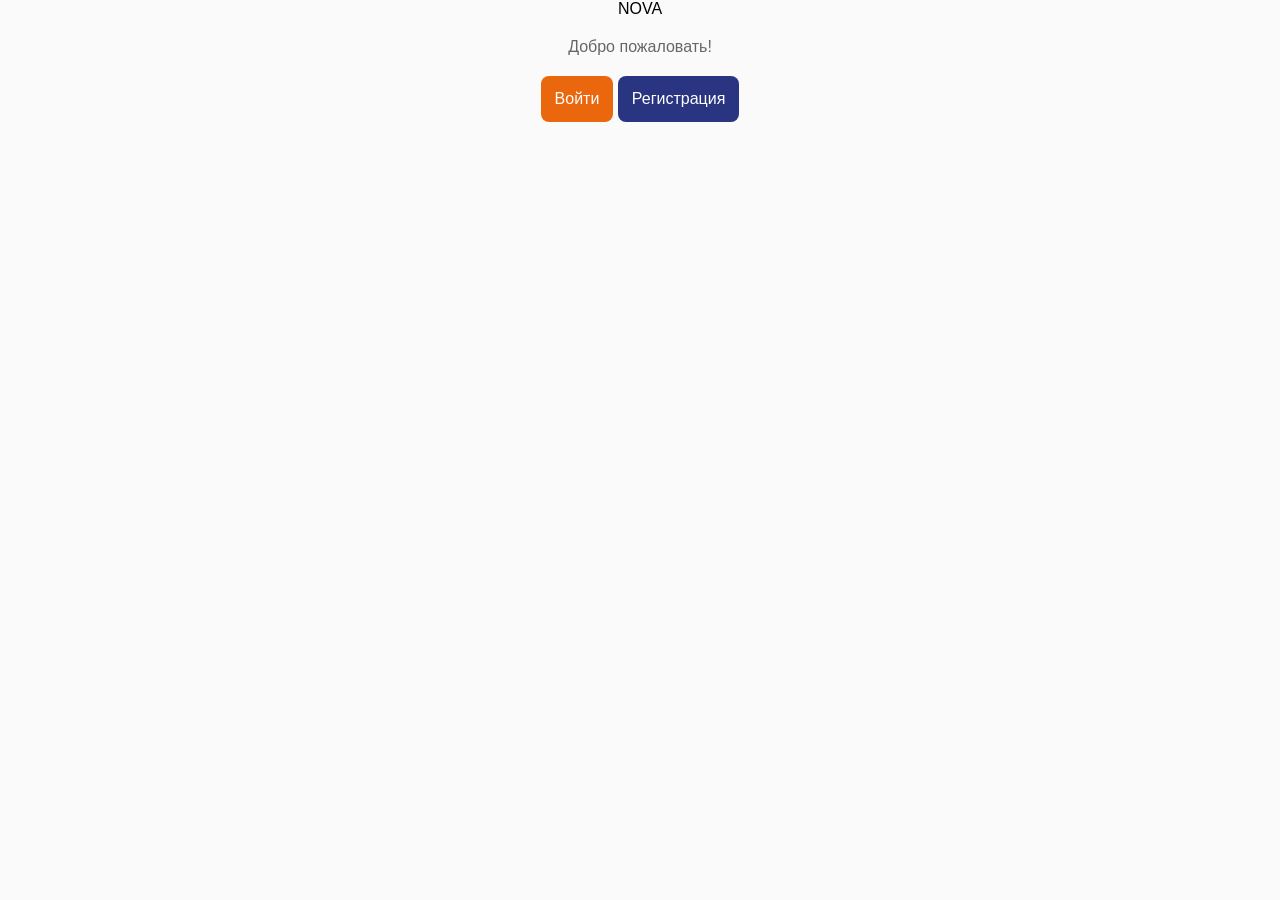
<file: index.html>
<!DOCTYPE html>
<html lang="ru">
<head>
    <meta charset="UTF-8">
    <meta name="viewport" content="width=device-width, initial-scale=1.0">
    <title>NOVA</title>
    <link rel="stylesheet" href="css/style.css">
</head>
<body>
    <div class="reactions">
        <div class="reaction heart"></div>
        <div class="reaction star"></div>
        <div class="reaction like"></div>
        <div class="reaction heart"></div>
        <div class="reaction star"></div>
        <div class="reaction like"></div>
    </div>

    <div class="card" style="text-align: center;">
        <div class="logo">NOVA</div>
        <p style="margin: 20px 0; color: #666;">Добро пожаловать!</p>
        <button onclick="window.location.href='log.html'" style="margin-bottom: 10px;">Войти</button>
        <button onclick="window.location.href='reg.html'" style="background: #2A3582;">Регистрация</button>
    </div>
</body>
</html>
</file>
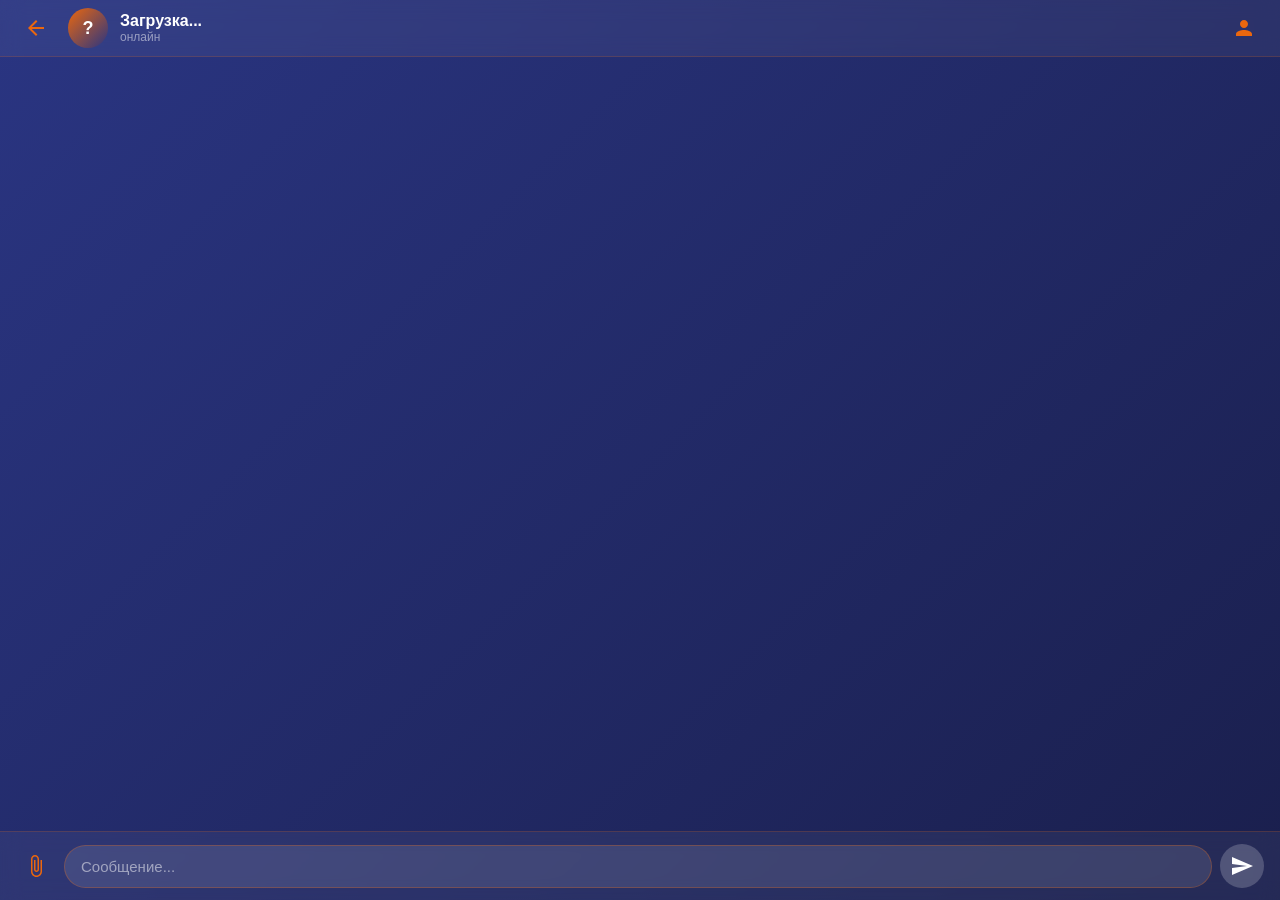
<file: chat.html>
<!DOCTYPE html>
<html lang="ru">
<head>
    <meta charset="UTF-8">
    <meta name="viewport" content="width=device-width, initial-scale=1.0, maximum-scale=1.0, user-scalable=no">
    <title>NOVA • Чат</title>
    <link rel="stylesheet" href="css/chat.css">
</head>
<body class="chat-page">
    <!-- Верхняя панель -->
    <div class="chat-header">
        <div class="chat-header-left">
            <button class="back-btn" onclick="window.location.href='messages.html'">
                <svg width="24" height="24" viewBox="0 0 24 24" fill="currentColor">
                    <path d="M20 11H7.83l5.59-5.59L12 4l-8 8 8 8 1.41-1.41L7.83 13H20v-2z"/>
                </svg>
            </button>
            
            <div class="chat-user-info" id="chatUserInfo">
                <div class="chat-avatar" id="chatAvatar">?</div>
                <div class="chat-user-details">
                    <div class="chat-user-name" id="chatUserName">Загрузка...</div>
                    <div class="chat-user-status" id="chatUserStatus">онлайн</div>
                </div>
            </div>
        </div>
        
        <div class="header-right">
            <button class="header-btn" onclick="window.location.href='profile.html'">
                <svg width="24" height="24" viewBox="0 0 24 24" fill="currentColor">
                    <path d="M12 12c2.21 0 4-1.79 4-4s-1.79-4-4-4-4 1.79-4 4 1.79 4 4 4zm0 2c-2.67 0-8 1.34-8 4v2h16v-2c0-2.66-5.33-4-8-4z"/>
                </svg>
            </button>
        </div>
    </div>

    <!-- Сообщения -->
    <div class="messages-container" id="messagesContainer"></div>

    <!-- Ввод сообщения -->
    <div class="chat-input-area">
        <button class="attach-btn">
            <svg width="24" height="24" viewBox="0 0 24 24" fill="currentColor">
                <path d="M16.5 6v11.5c0 2.21-1.79 4-4 4s-4-1.79-4-4V5c0-1.38 1.12-2.5 2.5-2.5s2.5 1.12 2.5 2.5v10.5c0 .55-.45 1-1 1s-1-.45-1-1V6H10v9.5c0 1.38 1.12 2.5 2.5 2.5s2.5-1.12 2.5-2.5V5c0-2.21-1.79-4-4-4S7 2.79 7 5v12.5c0 3.04 2.46 5.5 5.5 5.5s5.5-2.46 5.5-5.5V6h-1.5z"/>
            </svg>
        </button>
        
        <div class="message-input-wrapper">
            <input type="text" class="message-input" id="messageInput" placeholder="Сообщение...">
        </div>
        
        <button class="send-btn" id="sendBtn" disabled>
            <svg width="24" height="24" viewBox="0 0 24 24" fill="white">
                <path d="M2.01 21L23 12 2.01 3 2 10l15 2-15 2z"/>
            </svg>
        </button>
    </div>

    <script type="module">
        import { checkAuth } from './js/auth.js'
        import { initChat } from './js/chat.js'
        
        const urlParams = new URLSearchParams(window.location.search)
        const chatId = urlParams.get('id')
        
        if (!chatId) {
            window.location.href = 'messages.html'
        } else {
            const user = await checkAuth()
            if (user) {
                initChat(chatId)
            }
        }
    </script>
</body>
</html>
</file>
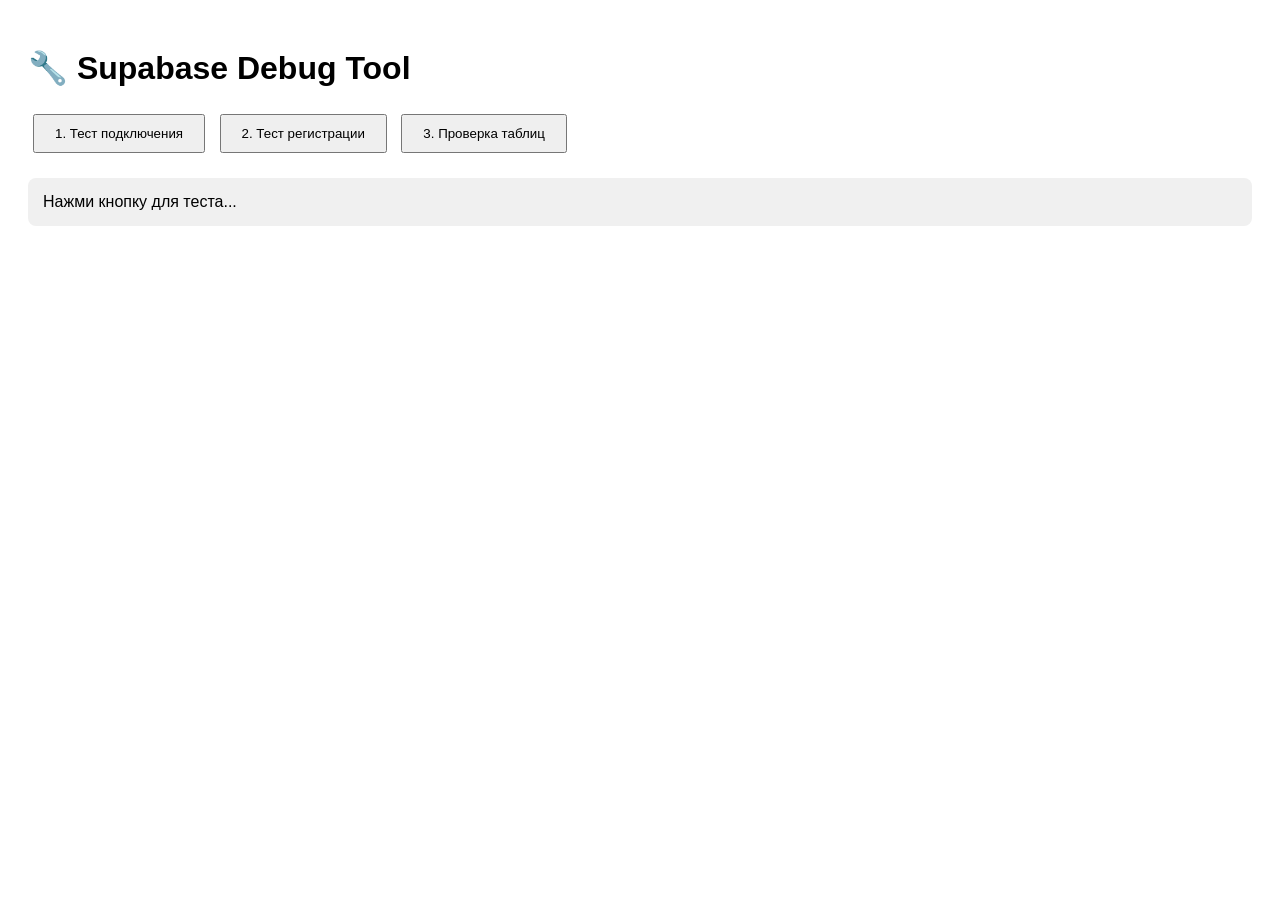
<file: debug.html>
<!DOCTYPE html>
<html>
<head>
    <title>Debug Supabase</title>
    <style>
        body { font-family: Arial; padding: 20px; }
        button { padding: 10px 20px; margin: 5px; cursor: pointer; }
        #output { margin-top: 20px; padding: 15px; background: #f0f0f0; border-radius: 8px; }
        .success { color: green; }
        .error { color: red; }
        pre { background: #fff; padding: 10px; border-radius: 4px; overflow: auto; }
    </style>
</head>
<body>
    <h1>🔧 Supabase Debug Tool</h1>
    
    <button onclick="testConnection()">1. Тест подключения</button>
    <button onclick="testRegistration()">2. Тест регистрации</button>
    <button onclick="checkTables()">3. Проверка таблиц</button>
    
    <div id="output">
        Нажми кнопку для теста...
    </div>

    <script type="module">
        import { supabase } from './js/supabase.js'
        
        window.supabase = supabase
        
        window.testConnection = async () => {
            const output = document.getElementById('output')
            output.innerHTML = '⏳ Проверяю подключение...'
            
            try {
                // Проверяем сессию
                const { data: sessionData, error: sessionError } = await supabase.auth.getSession()
                
                if (sessionError) throw sessionError
                
                let result = '<h3 class="success">✅ Подключение к Supabase работает!</h3>'
                result += `<p>URL: ${supabase.supabaseUrl}</p>`
                
                // Проверяем таблицу profiles
                try {
                    const { data, error: tableError } = await supabase
                        .from('profiles')
                        .select('count', { count: 'exact', head: true })
                    
                    if (!tableError) {
                        result += '<p class="success">✅ Таблица profiles доступна</p>'
                    } else {
                        result += `<p class="error">❌ Ошибка таблицы: ${tableError.message}</p>`
                    }
                } catch (e) {
                    result += `<p class="error">❌ Таблица profiles не найдена</p>`
                }
                
                output.innerHTML = result
                
            } catch (err) {
                output.innerHTML = `
                    <h3 class="error">❌ Ошибка подключения</h3>
                    <p>${err.message}</p>
                    <pre>Проверь:
1. Правильный ли URL в supabase.js?
2. Правильный ли anon key?
3. Включен ли CORS в Supabase?</pre>
                `
            }
        }
        
        window.testRegistration = async () => {
            const testUser = {
                username: 'test_' + Math.random().toString(36).substring(7),
                email: `test_${Date.now()}@test.com`,
                password: '123456'
            }
            
            const output = document.getElementById('output')
            output.innerHTML = `⏳ Тестируем регистрацию с:\n${JSON.stringify(testUser, null, 2)}`
            
            try {
                const { data, error } = await supabase.auth.signUp({
                    email: testUser.email,
                    password: testUser.password,
                    options: {
                        data: { username: testUser.username }
                    }
                })
                
                if (error) throw error
                
                output.innerHTML = `
                    <h3 class="success">✅ Тестовая регистрация прошла!</h3>
                    <p>Пользователь создан в Auth</p>
                    <pre>${JSON.stringify(data, null, 2)}</pre>
                    <p>Проверь в Supabase:</p>
                    <ul>
                        <li>Authentication → Users</li>
                        <li>Table Editor → profiles</li>
                    </ul>
                `
                
            } catch (err) {
                output.innerHTML = `
                    <h3 class="error">❌ Ошибка регистрации</h3>
                    <p>${err.message}</p>
                `
            }
        }
        
        window.checkTables = async () => {
            const output = document.getElementById('output')
            output.innerHTML = '⏳ Проверяю таблицы...'
            
            try {
                // Проверяем есть ли таблицы
                const { data: profiles, error: profilesError } = await supabase
                    .from('profiles')
                    .select('*')
                    .limit(5)
                
                if (profilesError) {
                    output.innerHTML = `
                        <h3 class="error">❌ Ошибка таблицы profiles</h3>
                        <p>${profilesError.message}</p>
                        <pre>Создай таблицу через SQL в Supabase!</pre>
                    `
                    return
                }
                
                output.innerHTML = `
                    <h3 class="success">✅ Таблица profiles работает</h3>
                    <p>Найдено записей: ${profiles.length}</p>
                    <pre>${JSON.stringify(profiles, null, 2)}</pre>
                `
                
            } catch (err) {
                output.innerHTML = `<p class="error">❌ ${err.message}</p>`
            }
        }
    </script>
</body>
</html>
</file>
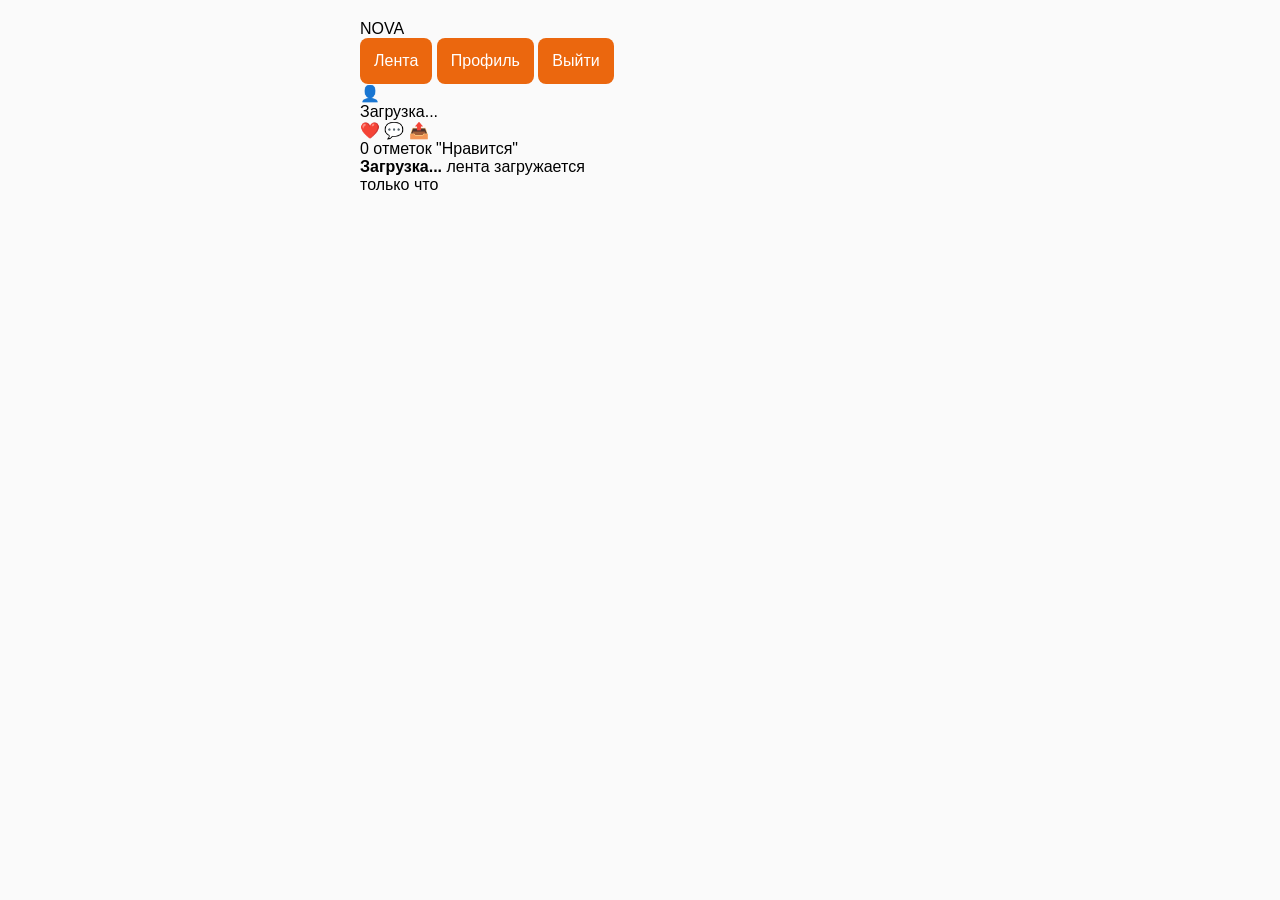
<file: feed.html>
<!DOCTYPE html>
<html lang="ru">
<head>
    <meta charset="UTF-8">
    <meta name="viewport" content="width=device-width, initial-scale=1.0, maximum-scale=1.0, user-scalable=no">
    <title>NOVA • Лента</title>
    <link rel="stylesheet" href="css/style.css">
    <link rel="stylesheet" href="css/profile.css">
</head>
<body>
    <div class="profile-container">
        <!-- Верхняя навигация -->
        <div class="top-nav">
            <div class="logo">NOVA</div>
            <div class="nav-buttons">
                <button class="nav-btn active" onclick="window.location.href='feed.html'">Лента</button>
                <button class="nav-btn" onclick="window.location.href='profile.html'">Профиль</button>
                <button class="nav-btn logout-btn" onclick="window.logout()">Выйти</button>
            </div>
        </div>

        <!-- Лента постов -->
        <div class="feed-container" style="padding: 0;">
            <div id="feedPosts">
                <!-- Посты будут загружаться сюда -->
                <div class="feed-post">
                    <div class="post-header">
                        <div class="post-avatar">👤</div>
                        <span class="post-username">Загрузка...</span>
                    </div>
                    <div class="post-image" style="background: #f5f5f5;"></div>
                    <div class="post-actions">
                        <span>❤️</span>
                        <span>💬</span>
                        <span>📤</span>
                    </div>
                    <div class="post-likes">0 отметок "Нравится"</div>
                    <div class="post-caption"><strong>Загрузка...</strong> лента загружается</div>
                    <div class="post-time">только что</div>
                </div>
            </div>
        </div>
    </div>

    <script type="module">
        import { logout, checkAuth } from './js/auth.js'
        import { supabase } from './js/supabase.js'
        
        window.logout = logout
        
        async function loadFeed() {
            const user = await checkAuth()
            if (!user) return
            
            // TODO: загружать посты из БД
        }
        
        loadFeed()
    </script>
</body>
</html>
</file>
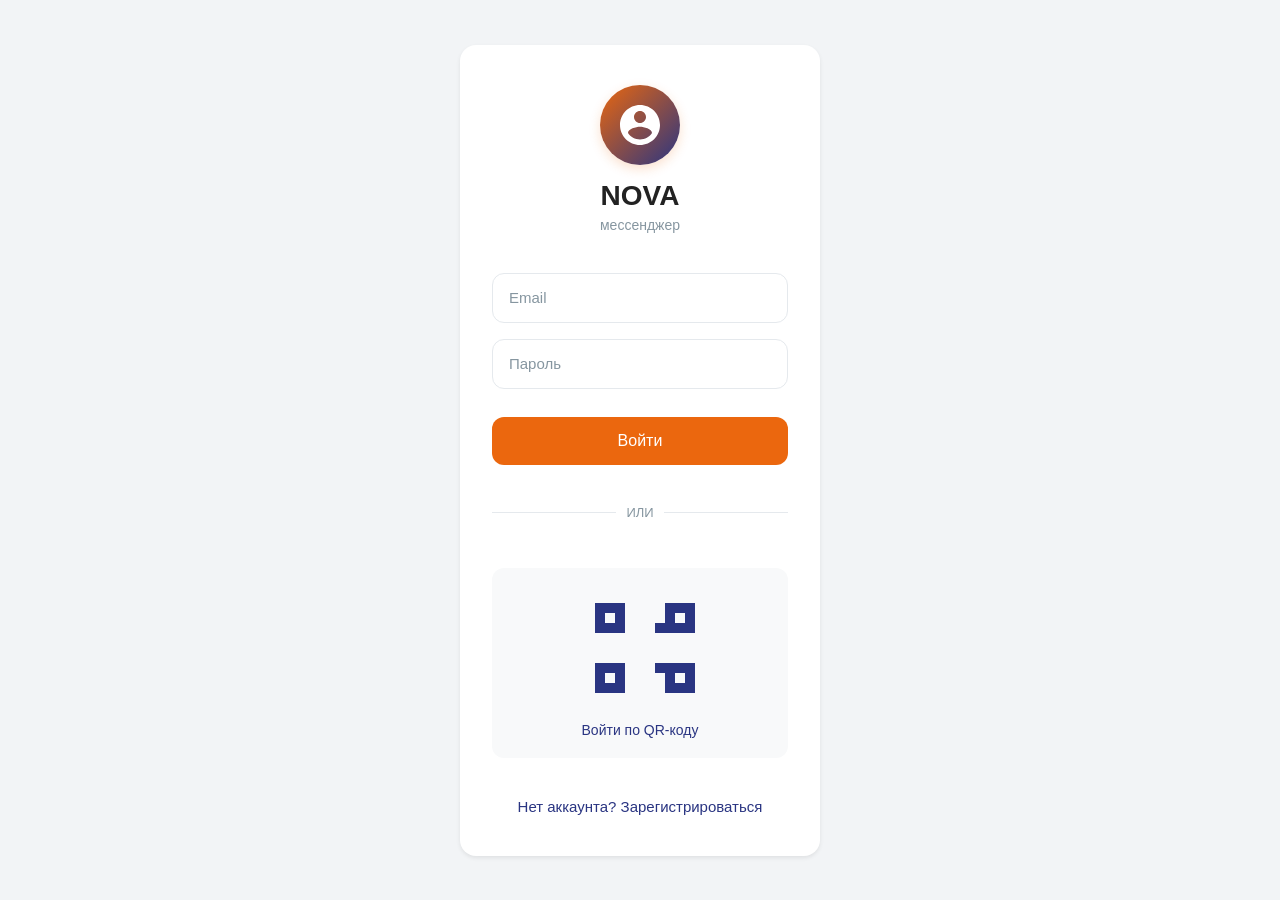
<file: log.html>
<!DOCTYPE html>
<html lang="ru">
<head>
    <meta charset="UTF-8">
    <meta name="viewport" content="width=device-width, initial-scale=1.0">
    <title>NOVA • Вход</title>
    <link rel="stylesheet" href="css/auth.css">
</head>
<body class="auth-page">
    <div class="auth-container">
        <div class="auth-card">
            <!-- Логотип как в Telegram -->
            <div class="auth-logo">
                <div class="auth-logo-icon">
                    <svg viewBox="0 0 24 24" fill="white">
                        <path d="M12 2C6.48 2 2 6.48 2 12s4.48 10 10 10 10-4.48 10-10S17.52 2 12 2zm0 3c1.66 0 3 1.34 3 3s-1.34 3-3 3-3-1.34-3-3 1.34-3 3-3zm0 14.2c-2.5 0-4.71-1.28-6-3.22.03-1.99 4-3.08 6-3.08 1.99 0 5.97 1.09 6 3.08-1.29 1.94-3.5 3.22-6 3.22z"/>
                    </svg>
                </div>
                <h1>NOVA</h1>
                <p>мессенджер</p>
            </div>
            
            <!-- Форма входа -->
            <form id="loginForm" class="auth-form">
                <div class="auth-input-group">
                    <input type="email" class="auth-input" id="loginEmail" placeholder="Email" required>
                </div>
                
                <div class="auth-input-group">
                    <input type="password" class="auth-input" id="loginPassword" placeholder="Пароль" required>
                </div>
                
                <!-- Кнопка как в Telegram -->
                <button type="submit" class="auth-button">Войти</button>
                
                <!-- Альтернативный вход (как в Telegram) -->
                <div class="auth-divider">
                    <span>ИЛИ</span>
                </div>
                
                <div class="auth-qr">
                    <svg viewBox="0 0 24 24" fill="#2A3582">
                        <path d="M3 3h6v6H3zm2 2v2h2V5zm12-2h6v6h-6zm2 2v2h2V5zM3 15h6v6H3zm2 2v2h2v-2zm12-2h6v6h-6zm2 2v2h2v-2zM7 7h2v2H7zm8 0h2v2h-2zM7 15h2v2H7zm8 0h2v2h-2z"/>
                    </svg>
                    <p>Войти по QR-коду</p>
                </div>
                
                <div class="auth-links">
                    <a href="reg.html" class="auth-link">Нет аккаунта? Зарегистрироваться</a>
                </div>
            </form>
        </div>
    </div>

    <script type="module">
        import { login } from './js/auth.js'
        
        document.getElementById('loginForm').addEventListener('submit', async (e) => {
            e.preventDefault()
            
            const email = document.getElementById('loginEmail').value.trim()
            const password = document.getElementById('loginPassword').value
            
            await login(email, password)
        })
    </script>
</body>
</html>
</file>
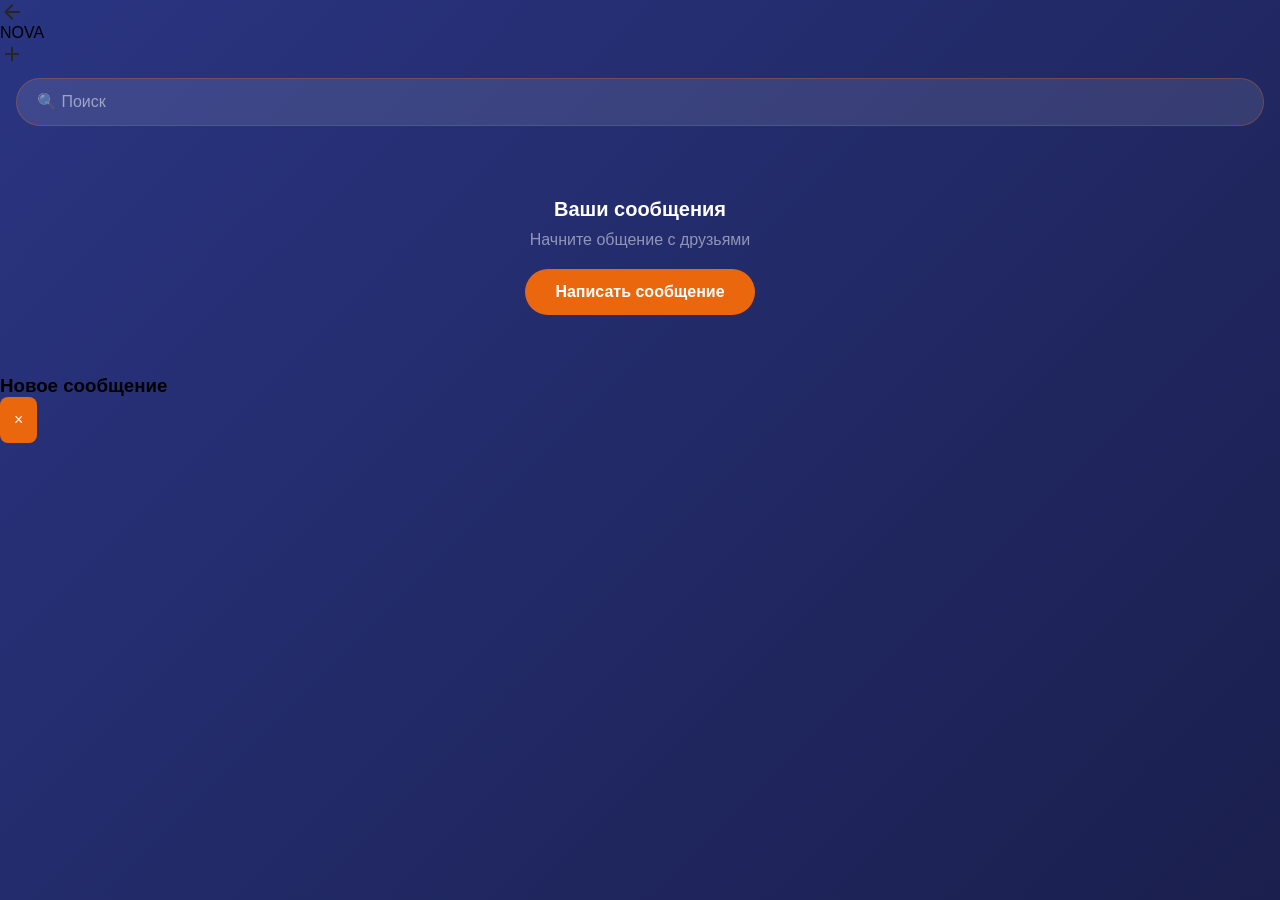
<file: message.html>
<!DOCTYPE html>
<html lang="ru">
<head>
    <meta charset="UTF-8">
    <meta name="viewport" content="width=device-width, initial-scale=1.0">
    <title>NOVA • Сообщения</title>
    <link rel="stylesheet" href="css/style.css">
    <link rel="stylesheet" href="css/messages.css">
</head>
<body class="messages-page">
    <!-- Верхняя панель -->
    <div class="messages-top-bar">
        <div class="messages-left">
            <svg width="24" height="24" viewBox="0 0 24 24" fill="#262626" onclick="window.location.href='profile.html'">
                <path d="M20 11H7.83l5.59-5.59L12 4l-8 8 8 8 1.41-1.41L7.83 13H20v-2z"/>
            </svg>
        </div>
        
        <div class="messages-center">
            <span class="logo">NOVA</span>
        </div>
        
        <div class="messages-right">
            <svg width="24" height="24" viewBox="0 0 24 24" fill="#262626" onclick="openNewChat()">
                <path d="M19 13h-6v6h-2v-6H5v-2h6V5h2v6h6v2z"/>
            </svg>
        </div>
    </div>

    <!-- Поиск -->
    <div class="search-box">
        <input type="text" class="search-input" placeholder="🔍 Поиск" id="searchInput">
    </div>

    <!-- Список чатов -->
    <div class="chats-container">
        <div class="chats-list" id="chatsList">
            <!-- Чаты будут загружаться сюда -->
            <div class="empty-chats">
                <h3>Ваши сообщения</h3>
                <p>Начните общение с друзьями</p>
                <button class="start-chat-btn" onclick="openNewChat()">Написать сообщение</button>
            </div>
        </div>
    </div>

    <!-- Модальное окно нового чата -->
    <div class="modal" id="newChatModal">
        <div class="modal-content">
            <div class="modal-header">
                <h3>Новое сообщение</h3>
                <button class="close-btn" onclick="closeModal()">×</button>
            </div>
            <div class="users-list" id="usersList">
                <!-- Пользователи будут загружаться -->
            </div>
        </div>
    </div>

    <script type="module">
        import { checkAuth } from './js/auth.js'
        import { initMessages, openNewChat, closeModal } from './js/messages.js'
        
        window.openNewChat = openNewChat
        window.closeModal = closeModal
        
        // Проверяем авторизацию и загружаем чаты
        const user = await checkAuth()
        if (user) {
            initMessages()
        }
    </script>
</body>
</html>
</file>
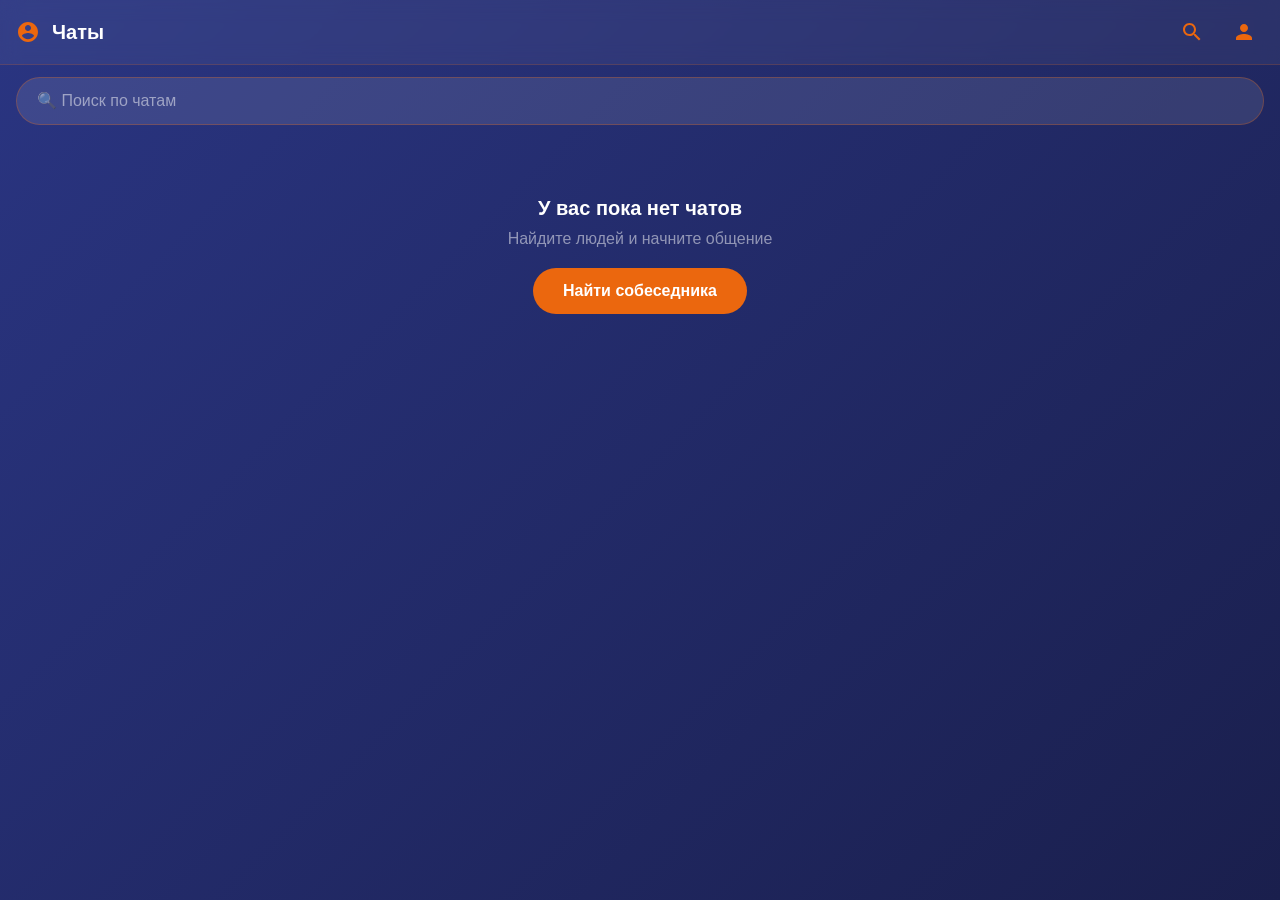
<file: messages.html>
<!DOCTYPE html>
<html lang="ru">
<head>
    <meta charset="UTF-8">
    <meta name="viewport" content="width=device-width, initial-scale=1.0, maximum-scale=1.0, user-scalable=no">
    <title>NOVA • Чаты</title>
    <link rel="stylesheet" href="css/messages.css">
</head>
<body class="messages-page">
    <!-- Верхняя панель -->
    <div class="messages-header">
        <div class="messages-left">
            <svg width="24" height="24" viewBox="0 0 24 24" fill="currentColor">
                <path d="M12 2C6.48 2 2 6.48 2 12s4.48 10 10 10 10-4.48 10-10S17.52 2 12 2zm0 3c1.66 0 3 1.34 3 3s-1.34 3-3 3-3-1.34-3-3 1.34-3 3-3zm0 14.2c-2.5 0-4.71-1.28-6-3.22.03-1.99 4-3.08 6-3.08 1.99 0 5.97 1.09 6 3.08-1.29 1.94-3.5 3.22-6 3.22z"/>
            </svg>
            <span class="messages-title">Чаты</span>
        </div>
        
        <div class="messages-right">
            <button class="header-btn" onclick="window.location.href='search.html'">
                <svg width="24" height="24" viewBox="0 0 24 24" fill="currentColor">
                    <path d="M15.5 14h-.79l-.28-.27C15.41 12.59 16 11.11 16 9.5 16 5.91 13.09 3 9.5 3S3 5.91 3 9.5 5.91 16 9.5 16c1.61 0 3.09-.59 4.23-1.57l.27.28v.79l5 4.99L20.49 19l-4.99-5zm-6 0C7.01 14 5 11.99 5 9.5S7.01 5 9.5 5 14 7.01 14 9.5 11.99 14 9.5 14z"/>
                </svg>
            </button>
            <button class="header-btn" onclick="window.location.href='profile.html'">
                <svg width="24" height="24" viewBox="0 0 24 24" fill="currentColor">
                    <path d="M12 12c2.21 0 4-1.79 4-4s-1.79-4-4-4-4 1.79-4 4 1.79 4 4 4zm0 2c-2.67 0-8 1.34-8 4v2h16v-2c0-2.66-5.33-4-8-4z"/>
                </svg>
            </button>
        </div>
    </div>

    <!-- Поиск -->
    <div class="search-box">
        <input type="text" class="search-input" id="searchInput" placeholder="🔍 Поиск по чатам" onkeyup="filterChats()">
    </div>

    <!-- Список чатов -->
    <div class="chats-container">
        <div class="chats-list" id="chatsList">
            <div class="empty-chats">
                <h3>У вас пока нет чатов</h3>
                <p>Найдите людей и начните общение</p>
                <button class="start-chat-btn" onclick="window.location.href='search.html'">Найти собеседника</button>
            </div>
        </div>
    </div>

    <script type="module">
        import { checkAuth } from './js/auth.js'
        import { initMessages, filterChats } from 'js/messages.js'
        
        window.filterChats = filterChats
        
        const user = await checkAuth()
        if (user) {
            initMessages()
        }
    </script>
</body>
</html>
</file>
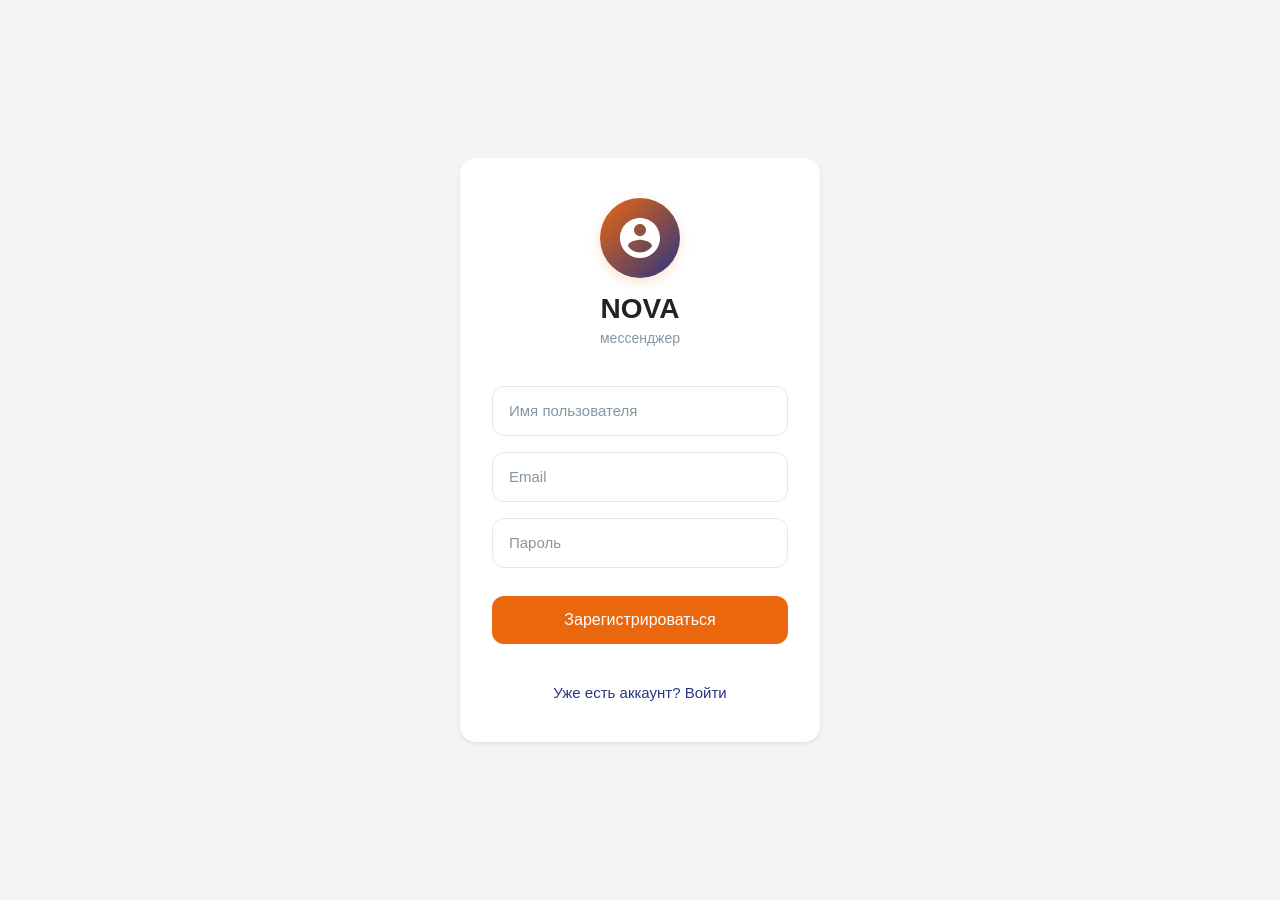
<file: reg.html>
<!DOCTYPE html>
<html lang="ru">
<head>
    <meta charset="UTF-8">
    <meta name="viewport" content="width=device-width, initial-scale=1.0">
    <title>NOVA • Регистрация</title>
    <link rel="stylesheet" href="css/auth.css">
</head>
<body class="auth-page">
    <div class="auth-container">
        <div class="auth-card">
            <!-- Логотип как в Telegram -->
            <div class="auth-logo">
                <div class="auth-logo-icon">
                    <svg viewBox="0 0 24 24" fill="white">
                        <path d="M12 2C6.48 2 2 6.48 2 12s4.48 10 10 10 10-4.48 10-10S17.52 2 12 2zm0 3c1.66 0 3 1.34 3 3s-1.34 3-3 3-3-1.34-3-3 1.34-3 3-3zm0 14.2c-2.5 0-4.71-1.28-6-3.22.03-1.99 4-3.08 6-3.08 1.99 0 5.97 1.09 6 3.08-1.29 1.94-3.5 3.22-6 3.22z"/>
                    </svg>
                </div>
                <h1>NOVA</h1>
                <p>мессенджер</p>
            </div>
            
            <!-- Форма регистрации -->
            <form id="registerForm" class="auth-form">
                <div class="auth-input-group">
                    <input type="text" class="auth-input" id="regUsername" placeholder="Имя пользователя" required>
                </div>
                
                <div class="auth-input-group">
                    <input type="email" class="auth-input" id="regEmail" placeholder="Email" required>
                </div>
                
                <div class="auth-input-group">
                    <input type="password" class="auth-input" id="regPassword" placeholder="Пароль" required minlength="6">
                </div>
                
                <!-- Кнопка как в Telegram -->
                <button type="submit" class="auth-button">Зарегистрироваться</button>
                
                <div class="auth-links">
                    <a href="log.html" class="auth-link">Уже есть аккаунт? Войти</a>
                </div>
            </form>
        </div>
    </div>

    <script type="module">
        import { register } from './js/auth.js'
        
        document.getElementById('registerForm').addEventListener('submit', async (e) => {
            e.preventDefault()
            
            const username = document.getElementById('regUsername').value.trim()
            const email = document.getElementById('regEmail').value.trim()
            const password = document.getElementById('regPassword').value
            
            await register(username, email, password)
        })
    </script>
</body>
</html>
</file>
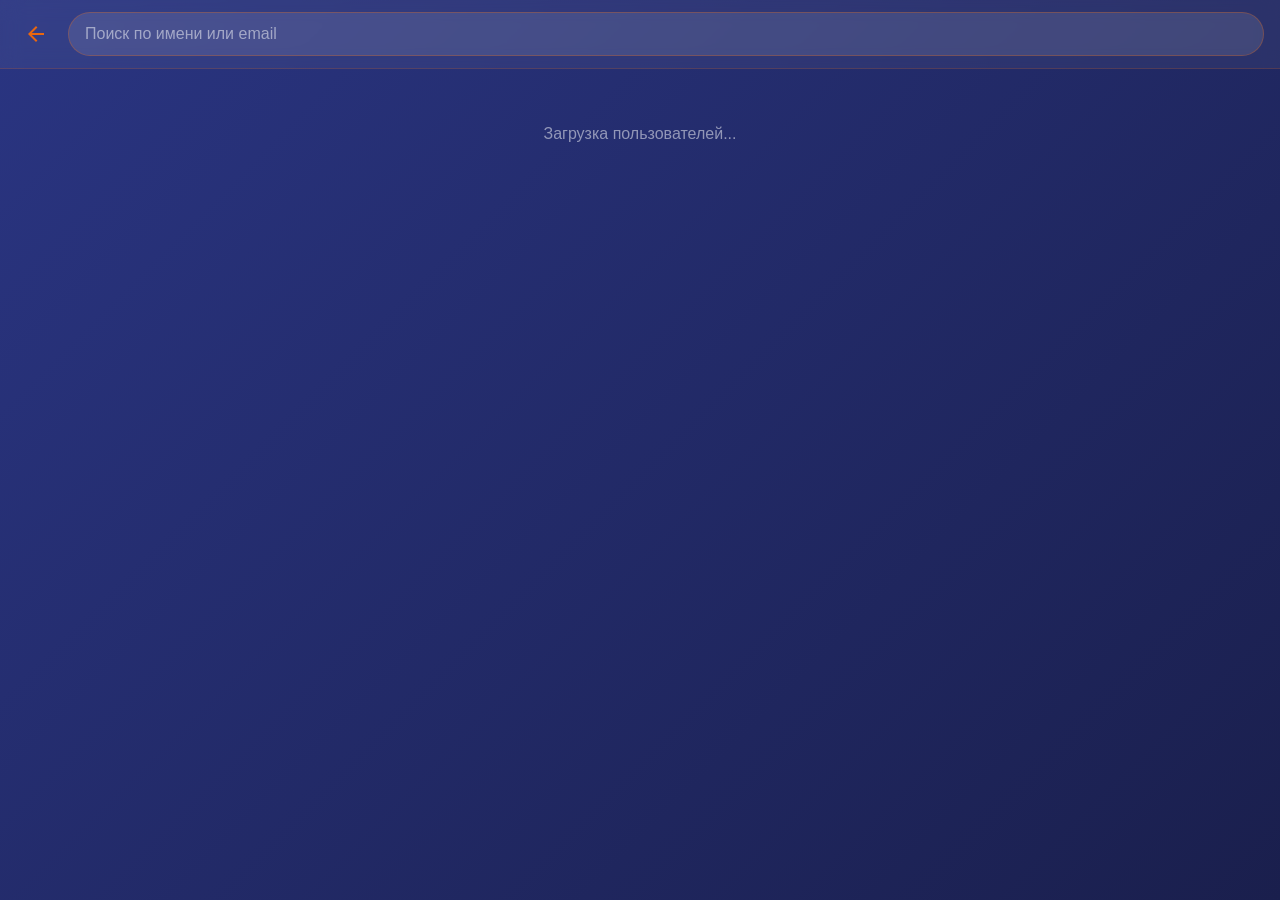
<file: search.html>
<!DOCTYPE html>
<html lang="ru">
<head>
    <meta charset="UTF-8">
    <meta name="viewport" content="width=device-width, initial-scale=1.0, maximum-scale=1.0, user-scalable=yes">
    <title>NOVA • Поиск</title>
    <link rel="stylesheet" href="css/search.css">
</head>
<body class="search-page">
    <!-- Верхняя панель -->
    <div class="search-header">
        <button class="search-back-btn" onclick="window.location.href='messages.html'">
            <svg width="24" height="24" viewBox="0 0 24 24" fill="currentColor">
                <path d="M20 11H7.83l5.59-5.59L12 4l-8 8 8 8 1.41-1.41L7.83 13H20v-2z"/>
            </svg>
        </button>
        <input type="text" id="searchInput" placeholder="Поиск по имени или email" autocomplete="off">
    </div>

    <!-- Результаты -->
    <div class="search-results" id="searchResults">
        <div class="loading">Загрузка пользователей...</div>
    </div>

    <script type="module">
        import { checkAuth } from './js/auth.js'
        import { initSearch } from './js/search.js'
        
        // Проверяем авторизацию
        const user = await checkAuth()
        if (user) {
            initSearch()
        }
    </script>
</body>
</html>
</file>
<file: css/style.css>
/* css/style.css - ТОЛЬКО БАЗОВЫЕ СТИЛИ */
* {
    margin: 0;
    padding: 0;
    box-sizing: border-box;
    font-family: -apple-system, BlinkMacSystemFont, "Segoe UI", Roboto, Helvetica, Arial, sans-serif;
}

body {
    background: #fafafa;
}

/* Поля ввода */
.input-group {
    position: relative;
    margin-bottom: 30px;
}

input {
    width: 100%;
    padding: 12px;
    border: none;
    border-bottom: 2px solid #2A3582;
    background: transparent;
    font-size: 16px;
    outline: none;
}

label {
    position: absolute;
    left: 10px;
    top: 12px;
    color: #2A3582;
    transition: .3s;
}

input:focus + label,
input:not(:placeholder-shown) + label {
    top: -10px;
    font-size: 12px;
    opacity: .7;
}

/* Кнопки */
button {
    padding: 14px;
    border: none;
    border-radius: 8px;
    background: #EB670E;
    color: white;
    font-size: 16px;
    cursor: pointer;
    transition: .25s;
}

button:hover {
    transform: translateY(-2px);
    box-shadow: 0 8px 20px rgba(0,0,0,0.1);
}
</file>
<file: css/chat.css>
/* nova-social/css/chat.css */
* {
    margin: 0;
    padding: 0;
    box-sizing: border-box;
}

.chat-page {
    background: linear-gradient(135deg, #2A3582 0%, #1a1f4d 100%);
    height: 100vh;
    display: flex;
    flex-direction: column;
    font-family: -apple-system, BlinkMacSystemFont, 'Segoe UI', Roboto, Helvetica, Arial, sans-serif;
}

/* Верхняя панель */
.chat-header {
    background: rgba(255, 255, 255, 0.05);
    backdrop-filter: blur(10px);
    padding: 8px 16px;
    display: flex;
    align-items: center;
    justify-content: space-between;
    border-bottom: 1px solid rgba(235, 103, 14, 0.2);
}

.chat-header-left {
    display: flex;
    align-items: center;
    gap: 12px;
    flex: 1;
}

.back-btn {
    background: none;
    border: none;
    width: 40px;
    height: 40px;
    border-radius: 50%;
    display: flex;
    align-items: center;
    justify-content: center;
    cursor: pointer;
    color: #EB670E;
    transition: all 0.2s;
}

.back-btn:hover {
    background: rgba(235, 103, 14, 0.2);
}

.chat-user-info {
    display: flex;
    align-items: center;
    gap: 12px;
    flex: 1;
}

.chat-avatar {
    width: 40px;
    height: 40px;
    border-radius: 50%;
    background: linear-gradient(135deg, #EB670E, #2A3582);
    display: flex;
    align-items: center;
    justify-content: center;
    color: white;
    font-size: 18px;
    font-weight: bold;
    flex-shrink: 0;
}

.chat-user-details {
    display: flex;
    flex-direction: column;
    min-width: 0;
}

.chat-user-name {
    color: white;
    font-size: 16px;
    font-weight: 600;
    white-space: nowrap;
    overflow: hidden;
    text-overflow: ellipsis;
}

.chat-user-status {
    color: rgba(255, 255, 255, 0.5);
    font-size: 12px;
}

.header-right {
    display: flex;
    gap: 4px;
}

.header-btn {
    background: none;
    border: none;
    width: 40px;
    height: 40px;
    border-radius: 50%;
    display: flex;
    align-items: center;
    justify-content: center;
    cursor: pointer;
    color: #EB670E;
    transition: all 0.2s;
}

.header-btn:hover {
    background: rgba(235, 103, 14, 0.2);
}

/* Область сообщений */
.messages-container {
    flex: 1;
    overflow-y: auto;
    padding: 20px 16px;
    display: flex;
    flex-direction: column;
    gap: 8px;
}

/* Сообщение */
.message-wrapper {
    display: flex;
    margin-bottom: 4px;
}

.message-wrapper.own {
    justify-content: flex-end;
}

.message-bubble {
    max-width: 70%;
    padding: 12px 16px;
    border-radius: 20px;
    position: relative;
    word-wrap: break-word;
}

.message-wrapper:not(.own) .message-bubble {
    background: rgba(255, 255, 255, 0.1);
    border: 1px solid rgba(235, 103, 14, 0.2);
    color: white;
    border-top-left-radius: 4px;
}

.message-wrapper.own .message-bubble {
    background: #EB670E;
    color: white;
    border-bottom-right-radius: 4px;
}

.message-text {
    font-size: 15px;
    line-height: 1.4;
    white-space: pre-wrap;
}

.message-time {
    font-size: 11px;
    margin-top: 4px;
    opacity: 0.7;
    text-align: right;
    display: flex;
    align-items: center;
    justify-content: flex-end;
    gap: 4px;
}

.message-wrapper.own .message-time {
    color: rgba(255, 255, 255, 0.9);
}

.message-wrapper:not(.own) .message-time {
    color: rgba(255, 255, 255, 0.6);
}

/* Дата-разделитель */
.date-divider {
    text-align: center;
    margin: 16px 0;
}

.date-divider span {
    background: rgba(255, 255, 255, 0.1);
    padding: 4px 12px;
    border-radius: 15px;
    font-size: 12px;
    color: rgba(255, 255, 255, 0.7);
}

/* Нижняя панель ввода */
.chat-input-area {
    background: rgba(255, 255, 255, 0.05);
    backdrop-filter: blur(10px);
    padding: 12px 16px;
    display: flex;
    align-items: center;
    gap: 8px;
    border-top: 1px solid rgba(235, 103, 14, 0.2);
}

.attach-btn {
    background: none;
    border: none;
    width: 40px;
    height: 40px;
    border-radius: 50%;
    display: flex;
    align-items: center;
    justify-content: center;
    cursor: pointer;
    color: #EB670E;
    transition: all 0.2s;
    flex-shrink: 0;
}

.attach-btn:hover {
    background: rgba(235, 103, 14, 0.2);
}

.message-input-wrapper {
    flex: 1;
}

.message-input {
    width: 100%;
    padding: 12px 16px;
    background: rgba(255, 255, 255, 0.1);
    border: 1px solid rgba(235, 103, 14, 0.3);
    border-radius: 25px;
    font-size: 15px;
    color: white;
    outline: none;
    transition: all 0.2s;
}

.message-input::placeholder {
    color: rgba(255, 255, 255, 0.5);
}

.message-input:focus {
    border-color: #EB670E;
    background: rgba(255, 255, 255, 0.15);
}

.send-btn {
    background: #EB670E;
    border: none;
    width: 44px;
    height: 44px;
    border-radius: 50%;
    display: flex;
    align-items: center;
    justify-content: center;
    cursor: pointer;
    transition: all 0.2s;
    flex-shrink: 0;
}

.send-btn:hover {
    transform: scale(1.1);
    box-shadow: 0 4px 15px rgba(235, 103, 14, 0.4);
}

.send-btn:disabled {
    background: rgba(255, 255, 255, 0.2);
    cursor: not-allowed;
    transform: none;
    box-shadow: none;
}

/* Адаптация для телефонов */
@media (max-width: 480px) {
    .message-bubble {
        max-width: 85%;
    }
    
    .chat-user-name {
        font-size: 15px;
    }
    
    .chat-input-area {
        padding: 8px 12px;
    }
}
</file>
<file: css/profile.css>
/* css/profile-telegram.css - ПРОФИЛЬ С ТВОИМИ ЦВЕТАМИ */
* {
    margin: 0;
    padding: 0;
    box-sizing: border-box;
}

.profile-page {
    background: linear-gradient(135deg, #2A3582 0%, #1a1f4d 100%);  /* твой синий градиент */
    min-height: 100vh;
    font-family: -apple-system, BlinkMacSystemFont, 'Segoe UI', Roboto, Helvetica, Arial, sans-serif;
}

/* Верхняя панель */
.profile-header {
    background: rgba(255, 255, 255, 0.05);  /* полупрозрачный */
    backdrop-filter: blur(10px);
    padding: 12px 16px;
    display: flex;
    align-items: center;
    justify-content: space-between;
    border-bottom: 1px solid rgba(235, 103, 14, 0.2);  /* оранжевая полоска */
    position: sticky;
    top: 0;
    z-index: 100;
}

.profile-header-left {
    display: flex;
    align-items: center;
    gap: 16px;
}

.profile-back-btn {
    width: 40px;
    height: 40px;
    border-radius: 50%;
    display: flex;
    align-items: center;
    justify-content: center;
    background: rgba(255, 255, 255, 0.1);
    border: none;
    cursor: pointer;
    color: #EB670E;  /* оранжевый */
}

.profile-back-btn:hover {
    background: rgba(235, 103, 14, 0.2);
}

.profile-header-title {
    font-size: 20px;
    font-weight: 600;
    color: white;
}

/* КНОПКА В МЕССЕНДЖЕР */
.profile-messages-btn {
    background: #EB670E;  /* оранжевый */
    border: none;
    padding: 8px 16px;
    border-radius: 20px;
    display: flex;
    align-items: center;
    gap: 8px;
    color: white;
    font-size: 14px;
    font-weight: 500;
    cursor: pointer;
    transition: all 0.2s;
}

.profile-messages-btn:hover {
    background: #d55a0c;
    transform: translateY(-2px);
    box-shadow: 0 4px 12px rgba(235, 103, 14, 0.3);
}

.profile-messages-btn svg {
    width: 18px;
    height: 18px;
    fill: white;
}

/* Контейнер профиля */
.profile-container {
    max-width: 600px;
    margin: 0 auto;
    padding: 20px;
}

/* Аватар */
.profile-avatar-section {
    text-align: center;
    margin-bottom: 30px;
}

.profile-avatar {
    position: relative;
    width: 120px;
    height: 120px;
    margin: 0 auto 15px;
}

.avatar-image {
    width: 120px;
    height: 120px;
    border-radius: 50%;
    background: linear-gradient(135deg, #EB670E, #2A3582);
    display: flex;
    align-items: center;
    justify-content: center;
    color: white;
    font-size: 48px;
    font-weight: 500;
    cursor: pointer;
    overflow: hidden;
    border: 3px solid #EB670E;
    box-shadow: 0 4px 20px rgba(235, 103, 14, 0.3);
}

.avatar-image img {
    width: 100%;
    height: 100%;
    object-fit: cover;
}

.avatar-edit {
    position: absolute;
    bottom: 5px;
    right: 5px;
    width: 36px;
    height: 36px;
    background: #EB670E;
    border: 2px solid white;
    border-radius: 50%;
    display: flex;
    align-items: center;
    justify-content: center;
    cursor: pointer;
    color: white;
    box-shadow: 0 2px 8px rgba(0, 0, 0, 0.3);
}

.avatar-edit:hover {
    background: #d55a0c;
}

.profile-name {
    font-size: 24px;
    font-weight: 600;
    color: white;
    margin-bottom: 5px;
}

.profile-email {
    color: rgba(255, 255, 255, 0.7);
    font-size: 14px;
}

/* Кнопка редактирования */
.profile-edit-btn {
    background: rgba(255, 255, 255, 0.1);
    border: 1px solid rgba(235, 103, 14, 0.5);
    border-radius: 20px;
    padding: 10px 24px;
    font-size: 15px;
    font-weight: 500;
    color: white;
    cursor: pointer;
    margin: 20px 0;
    transition: all 0.2s;
    width: auto;
    display: inline-block;
    backdrop-filter: blur(5px);
}

.profile-edit-btn:hover {
    background: rgba(235, 103, 14, 0.3);
    border-color: #EB670E;
    transform: none;
    box-shadow: none;
}

/* Секции */
.profile-section {
    background: rgba(255, 255, 255, 0.05);
    backdrop-filter: blur(10px);
    border-radius: 12px;
    margin-bottom: 16px;
    overflow: hidden;
    border: 1px solid rgba(235, 103, 14, 0.2);
}

.profile-section-title {
    padding: 16px 20px 8px;
    color: #EB670E;  /* оранжевый */
    font-size: 14px;
    font-weight: 500;
    text-transform: uppercase;
    letter-spacing: 0.3px;
}

/* Информация о пользователе (БЕЗ ТЕЛЕФОНА) */
.profile-info-item {
    display: flex;
    align-items: center;
    padding: 16px 20px;
    border-bottom: 1px solid rgba(255, 255, 255, 0.1);
}

.profile-info-item:last-child {
    border-bottom: none;
}

.info-label {
    width: 100px;
    color: rgba(255, 255, 255, 0.5);
    font-size: 15px;
}

.info-value {
    flex: 1;
    color: white;
    font-size: 15px;
    font-weight: 500;
}

/* Форма редактирования */
.edit-form {
    background: rgba(255, 255, 255, 0.05);
    backdrop-filter: blur(10px);
    border-radius: 12px;
    padding: 20px;
    margin-bottom: 20px;
    display: none;
    border: 1px solid rgba(235, 103, 14, 0.3);
}

.edit-form.show {
    display: block;
}

.edit-form h3 {
    color: white;
    font-size: 18px;
    margin-bottom: 20px;
}

.edit-input-group {
    margin-bottom: 16px;
}

.edit-input {
    width: 100%;
    padding: 14px 16px;
    background: rgba(255, 255, 255, 0.1);
    border: 1px solid rgba(235, 103, 14, 0.3);
    border-radius: 10px;
    font-size: 16px;
    outline: none;
    color: white;
    transition: all 0.2s;
}

.edit-input:focus {
    border-color: #EB670E;
    background: rgba(255, 255, 255, 0.15);
}

.edit-input::placeholder {
    color: rgba(255, 255, 255, 0.5);
}

.edit-actions {
    display: flex;
    gap: 12px;
    margin-top: 20px;
}

.edit-save-btn {
    flex: 1;
    padding: 14px;
    background: #EB670E;
    color: white;
    border: none;
    border-radius: 10px;
    font-size: 16px;
    font-weight: 500;
    cursor: pointer;
}

.edit-cancel-btn {
    flex: 1;
    padding: 14px;
    background: rgba(255, 255, 255, 0.1);
    color: white;
    border: 1px solid rgba(255, 255, 255, 0.2);
    border-radius: 10px;
    font-size: 16px;
    font-weight: 500;
    cursor: pointer;
}

/* Меню настроек */
.settings-menu {
    background: rgba(255, 255, 255, 0.05);
    backdrop-filter: blur(10px);
    overflow: hidden;
}

.settings-item {
    display: flex;
    align-items: center;
    padding: 16px 20px;
    border-bottom: 1px solid rgba(255, 255, 255, 0.1);
    cursor: pointer;
    transition: background 0.2s;
}

.settings-item:hover {
    background: rgba(235, 103, 14, 0.15);
}

.settings-icon {
    width: 40px;
    height: 40px;
    border-radius: 50%;
    background: rgba(235, 103, 14, 0.2);
    display: flex;
    align-items: center;
    justify-content: center;
    margin-right: 15px;
    color: #EB670E;
}

.settings-content {
    flex: 1;
}

.settings-title {
    font-size: 16px;
    color: white;
}

.settings-description {
    font-size: 13px;
    color: rgba(255, 255, 255, 0.5);
    margin-top: 2px;
}

.item-arrow {
    color: rgba(235, 103, 14, 0.5);
}

/* Кнопка выхода */
.logout-item {
    border-bottom: none !important;
}

.logout-item .settings-icon {
    color: #ff6b6b;
    background: rgba(255, 107, 107, 0.2);
}

.logout-item .settings-title {
    color: #ff6b6b;
}

/* Адаптация */
@media (max-width: 480px) {
    .profile-container {
        padding: 12px;
    }
    
    .profile-avatar {
        width: 100px;
        height: 100px;
    }
    
    .avatar-image {
        width: 100px;
        height: 100px;
        font-size: 40px;
    }
    
    .profile-name {
        font-size: 22px;
    }
}
</file>
<file: css/auth.css>
/* css/auth.css - СТИЛЬ TELEGRAM С ТВОИМИ ЦВЕТАМИ */
* {
    margin: 0;
    padding: 0;
    box-sizing: border-box;
}

.auth-page {
    height: 100vh;
    display: flex;
    justify-content: center;
    align-items: center;
    background: #f2f4f6;  /* фон как в Telegram */
    font-family: -apple-system, BlinkMacSystemFont, 'Segoe UI', Roboto, Helvetica, Arial, sans-serif;
}

.auth-container {
    width: 100%;
    max-width: 400px;
    padding: 20px;
}

/* Карточка как в Telegram */
.auth-card {
    background: white;
    border-radius: 16px;
    padding: 40px 32px;
    box-shadow: 0 2px 4px rgba(0, 0, 0, 0.08);
}

/* Логотип как в Telegram */
.auth-logo {
    text-align: center;
    margin-bottom: 40px;
}

.auth-logo-icon {
    width: 80px;
    height: 80px;
    background: linear-gradient(135deg, #EB670E, #2A3582);  /* твои цвета */
    border-radius: 50%;
    display: flex;
    align-items: center;
    justify-content: center;
    margin: 0 auto 15px;
    box-shadow: 0 4px 12px rgba(235, 103, 14, 0.2);
}

.auth-logo-icon svg {
    width: 48px;
    height: 48px;
    fill: white;
}

.auth-logo h1 {
    font-size: 28px;
    font-weight: 600;
    color: #222;
    margin: 0;
}

.auth-logo p {
    color: #8696a0;  /* серый как в Telegram */
    font-size: 14px;
    margin-top: 5px;
}

/* Форма */
.auth-form {
    display: flex;
    flex-direction: column;
    gap: 16px;
}

/* Поля ввода как в Telegram */
.auth-input-group {
    position: relative;
}

.auth-input {
    width: 100%;
    padding: 15px 16px;
    border: 1px solid #e5e9ed;
    border-radius: 12px;
    font-size: 16px;
    outline: none;
    transition: all 0.2s;
    background: #ffffff;
}

.auth-input:focus {
    border-color: #EB670E;  /* твой оранжевый */
    box-shadow: 0 0 0 2px rgba(235, 103, 14, 0.1);
}

.auth-input::placeholder {
    color: #8696a0;
    font-size: 15px;
}

/* КНОПКА В СТИЛЕ TELEGRAM */
.auth-button {
    width: 100%;
    padding: 15px;
    background: #EB670E;  /* твой оранжевый */
    color: white;
    border: none;
    border-radius: 12px;
    font-size: 16px;
    font-weight: 500;
    cursor: pointer;
    transition: background 0.2s;
    margin-top: 12px;
    box-shadow: none;
}

.auth-button:hover {
    background: #d55a0c;  /* темнее оранжевый */
    transform: none;
    box-shadow: none;
}

.auth-button:active {
    transform: scale(0.98);
}

/* Ссылки как в Telegram */
.auth-links {
    text-align: center;
    margin-top: 24px;
}

.auth-link {
    color: #2A3582;  /* твой синий */
    text-decoration: none;
    font-size: 15px;
    font-weight: 500;
}

.auth-link:hover {
    text-decoration: underline;
}

/* Разделитель */
.auth-divider {
    display: flex;
    align-items: center;
    text-align: center;
    margin: 24px 0 16px;
    color: #8696a0;
    font-size: 13px;
}

.auth-divider::before,
.auth-divider::after {
    content: '';
    flex: 1;
    border-bottom: 1px solid #e5e9ed;
}

.auth-divider span {
    margin: 0 10px;
}

/* QR код (как в Telegram) */
.auth-qr {
    text-align: center;
    padding: 20px;
    background: #f8f9fa;
    border-radius: 12px;
    margin-top: 16px;
}

.auth-qr svg {
    width: 120px;
    height: 120px;
    margin-bottom: 10px;
}

.auth-qr p {
    color: #2A3582;
    font-size: 14px;
    font-weight: 500;
}

/* Адаптация */
@media (max-width: 480px) {
    .auth-card {
        padding: 30px 20px;
    }
    
    .auth-logo-icon {
        width: 70px;
        height: 70px;
    }
    
    .auth-logo-icon svg {
        width: 40px;
        height: 40px;
    }
    
    .auth-logo h1 {
        font-size: 24px;
    }
}
</file>
<file: css/messages.css>
/* css/messages.css */
* {
    margin: 0;
    padding: 0;
    box-sizing: border-box;
}

.messages-page {
    background: linear-gradient(135deg, #2A3582 0%, #1a1f4d 100%);
    min-height: 100vh;
    font-family: -apple-system, BlinkMacSystemFont, 'Segoe UI', Roboto, Helvetica, Arial, sans-serif;
}

/* Верхняя панель */
.messages-header {
    background: rgba(255, 255, 255, 0.05);
    backdrop-filter: blur(10px);
    padding: 12px 16px;
    display: flex;
    align-items: center;
    justify-content: space-between;
    border-bottom: 1px solid rgba(235, 103, 14, 0.2);
    position: sticky;
    top: 0;
    z-index: 100;
}

.messages-left {
    display: flex;
    align-items: center;
    gap: 12px;
}

.messages-left svg {
    cursor: pointer;
    color: #EB670E;
}

.messages-title {
    font-size: 20px;
    font-weight: 600;
    color: white;
}

.messages-right {
    display: flex;
    gap: 12px;
}

.header-btn {
    background: none;
    border: none;
    width: 40px;
    height: 40px;
    border-radius: 50%;
    display: flex;
    align-items: center;
    justify-content: center;
    cursor: pointer;
    color: #EB670E;
    transition: all 0.2s;
}

.header-btn:hover {
    background: rgba(235, 103, 14, 0.2);
    transform: scale(1.1);
}

/* Поиск */
.search-box {
    padding: 12px 16px;
}

.search-input {
    width: 100%;
    padding: 14px 20px;
    background: rgba(255, 255, 255, 0.1);
    border: 1px solid rgba(235, 103, 14, 0.3);
    border-radius: 25px;
    font-size: 16px;
    color: white;
    outline: none;
    transition: all 0.3s;
}

.search-input::placeholder {
    color: rgba(255, 255, 255, 0.5);
}

.search-input:focus {
    border-color: #EB670E;
    background: rgba(255, 255, 255, 0.15);
}

/* Список чатов */
.chats-container {
    max-width: 600px;
    margin: 0 auto;
    padding: 0 16px;
}

.chats-list {
    display: flex;
    flex-direction: column;
    gap: 8px;
}

.chat-item {
    display: flex;
    align-items: center;
    padding: 12px;
    background: rgba(255, 255, 255, 0.05);
    border-radius: 15px;
    cursor: pointer;
    transition: all 0.2s;
    border: 1px solid rgba(235, 103, 14, 0.1);
}

.chat-item:hover {
    background: rgba(235, 103, 14, 0.15);
    transform: translateY(-2px);
    border-color: rgba(235, 103, 14, 0.3);
}

.chat-avatar {
    width: 56px;
    height: 56px;
    border-radius: 50%;
    background: linear-gradient(135deg, #EB670E, #2A3582);
    display: flex;
    align-items: center;
    justify-content: center;
    color: white;
    font-size: 24px;
    font-weight: bold;
    margin-right: 15px;
    flex-shrink: 0;
}

.chat-info {
    flex: 1;
    min-width: 0;
}

.chat-name-row {
    display: flex;
    justify-content: space-between;
    margin-bottom: 4px;
}

.chat-name {
    font-weight: 600;
    color: white;
    font-size: 16px;
}

.chat-time {
    font-size: 12px;
    color: rgba(255, 255, 255, 0.5);
}

.chat-last-message {
    display: flex;
    justify-content: space-between;
    align-items: center;
}

.message-text {
    color: rgba(255, 255, 255, 0.7);
    font-size: 14px;
    white-space: nowrap;
    overflow: hidden;
    text-overflow: ellipsis;
    max-width: 200px;
}

.unread-badge {
    background: #EB670E;
    color: white;
    font-size: 12px;
    padding: 2px 6px;
    border-radius: 10px;
    min-width: 20px;
    text-align: center;
}

/* Пустой список */
.empty-chats {
    text-align: center;
    padding: 60px 20px;
    color: rgba(255, 255, 255, 0.5);
}

.empty-chats h3 {
    color: white;
    font-size: 20px;
    margin-bottom: 10px;
}

.start-chat-btn {
    background: #EB670E;
    color: white;
    border: none;
    padding: 14px 30px;
    border-radius: 30px;
    font-size: 16px;
    font-weight: 600;
    margin-top: 20px;
    cursor: pointer;
    transition: all 0.2s;
}

.start-chat-btn:hover {
    background: #d55a0c;
    transform: translateY(-2px);
    box-shadow: 0 4px 15px rgba(235, 103, 14, 0.4);
}
</file>
<file: css/search.css>
/* css/search.css */
* {
    margin: 0;
    padding: 0;
    box-sizing: border-box;
}

.search-page {
    background: linear-gradient(135deg, #2A3582 0%, #1a1f4d 100%);
    min-height: 100vh;
    font-family: -apple-system, BlinkMacSystemFont, 'Segoe UI', Roboto, Helvetica, Arial, sans-serif;
}

/* Верхняя панель */
.search-header {
    background: rgba(255, 255, 255, 0.05);
    backdrop-filter: blur(10px);
    padding: 12px 16px;
    display: flex;
    align-items: center;
    gap: 12px;
    border-bottom: 1px solid rgba(235, 103, 14, 0.2);
    position: sticky;
    top: 0;
    z-index: 100;
}

.search-back-btn {
    background: none;
    border: none;
    width: 40px;
    height: 40px;
    border-radius: 50%;
    display: flex;
    align-items: center;
    justify-content: center;
    cursor: pointer;
    color: #EB670E;
    flex-shrink: 0;
}

.search-back-btn:hover {
    background: rgba(235, 103, 14, 0.2);
}

.search-header input {
    flex: 1;
    padding: 12px 16px;
    background: rgba(255, 255, 255, 0.1);
    border: 1px solid rgba(235, 103, 14, 0.3);
    border-radius: 25px;
    font-size: 16px;
    color: white;
    outline: none;
    -webkit-appearance: none;
}

.search-header input:focus {
    border-color: #EB670E;
    background: rgba(255, 255, 255, 0.15);
}

.search-header input::placeholder {
    color: rgba(255, 255, 255, 0.5);
}

/* Результаты */
.search-results {
    max-width: 600px;
    margin: 0 auto;
    padding: 16px;
}

.user-item {
    display: flex;
    align-items: center;
    padding: 12px;
    background: rgba(255, 255, 255, 0.05);
    border-radius: 15px;
    margin-bottom: 8px;
    cursor: pointer;
    transition: all 0.2s;
    border: 1px solid rgba(235, 103, 14, 0.1);
}

.user-item:hover {
    background: rgba(235, 103, 14, 0.15);
    transform: translateY(-2px);
}

.user-avatar {
    width: 50px;
    height: 50px;
    border-radius: 50%;
    background: linear-gradient(135deg, #EB670E, #2A3582);
    display: flex;
    align-items: center;
    justify-content: center;
    color: white;
    font-size: 20px;
    font-weight: bold;
    margin-right: 15px;
    flex-shrink: 0;
}

.user-info {
    flex: 1;
    min-width: 0;
}

.user-name {
    color: white;
    font-size: 16px;
    font-weight: 600;
    margin-bottom: 4px;
    white-space: nowrap;
    overflow: hidden;
    text-overflow: ellipsis;
}

.user-email {
    color: rgba(255, 255, 255, 0.5);
    font-size: 13px;
    white-space: nowrap;
    overflow: hidden;
    text-overflow: ellipsis;
}

.start-chat-btn {
    background: #EB670E;
    border: none;
    color: white;
    padding: 8px 16px;
    border-radius: 20px;
    font-size: 14px;
    font-weight: 500;
    cursor: pointer;
    flex-shrink: 0;
    -webkit-tap-highlight-color: transparent;
}

.start-chat-btn:hover {
    background: #d55a0c;
}

.start-chat-btn:active {
    transform: scale(0.95);
}

.no-results, .loading {
    text-align: center;
    padding: 40px 20px;
    color: rgba(255, 255, 255, 0.5);
    font-size: 16px;
}

/* Адаптация для телефонов */
@media (max-width: 480px) {
    .search-header {
        padding: 8px 12px;
    }
    
    .search-header input {
        padding: 10px 14px;
        font-size: 15px;
    }
    
    .user-avatar {
        width: 45px;
        height: 45px;
        font-size: 18px;
    }
    
    .start-chat-btn {
        padding: 6px 12px;
        font-size: 13px;
    }
}
</file>
